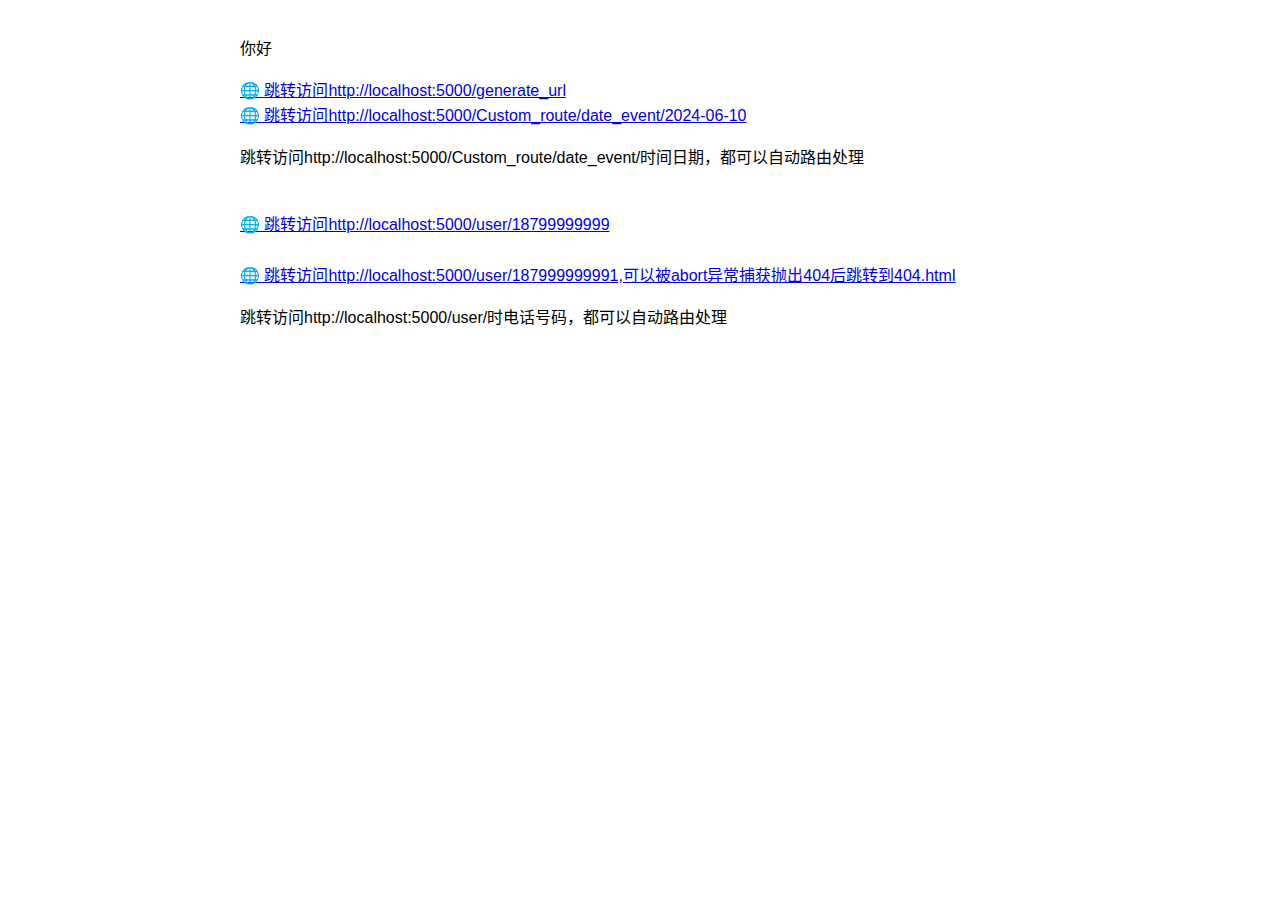
<file: templates/Custom_routing/index.html>
<!DOCTYPE html>
<html lang="zh-CN">
    <head>
        <meta charset="UTF-8">
        <meta name="viewport" content="width=device-width, initial-scale=1.0">
        <title>首页</title>
        <p>你好</p>
        <a href="http://localhost:5000/generate_url" class="nav-link">
                🌐 跳转访问http://localhost:5000/generate_url
        </a>
        <br>
        <a href="http://localhost:5000/Custom_route/date_event/2024-06-10" class="nav-link">
                🌐 跳转访问http://localhost:5000/Custom_route/date_event/2024-06-10
        </a>
        <br>
        <p>跳转访问http://localhost:5000/Custom_route/date_event/时间日期，都可以自动路由处理</p>
        <br>
        <a href="http://localhost:5000/user/18799999999" class="nav-link">
                🌐 跳转访问http://localhost:5000/user/18799999999
        </a>
        <br></br>
        <a href="http://localhost:5000/user/187999999991" class="nav-link">
                🌐 跳转访问http://localhost:5000/user/187999999991,可以被abort异常捕获抛出404后跳转到404.html
        </a>
        <p>跳转访问http://localhost:5000/user/时电话号码，都可以自动路由处理</p>
        <br>




        <style>
            body {
                font-family: Arial, sans-serif;
                max-width: 800px;
                margin: 0 auto;
                padding: 20px;
                line-height: 1.6;
            }
        </style>
        </meta>
        </meta>
    </head>

<head> 
</head>     
</html>
</file>
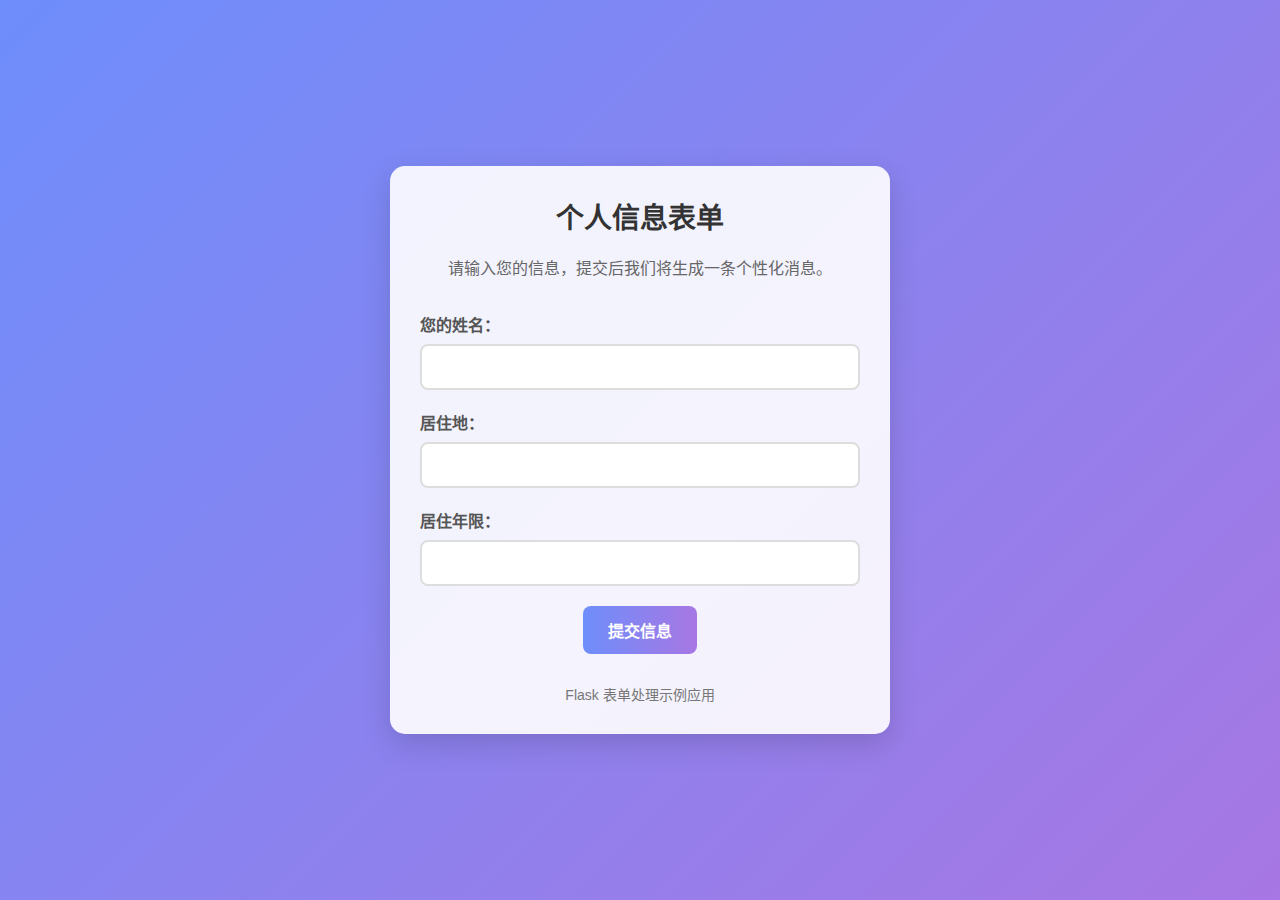
<file: templates/route_message_parameter/index.html>
<!DOCTYPE html>
<html lang="zh-CN">
<head>
    <meta charset="UTF-8">
    <meta name="viewport" content="width=device-width, initial-scale=1.0">
    <title>Flask 表单应用</title>
    <style>
        * {
            margin: 0;
            padding: 0;
            box-sizing: border-box;
            font-family: 'Microsoft YaHei', sans-serif;
        }
        
        body {
            background: linear-gradient(135deg, #6e8efb, #a777e3);
            min-height: 100vh;
            display: flex;
            justify-content: center;
            align-items: center;
            padding: 20px;
        }
        
        .container {
            background-color: rgba(255, 255, 255, 0.9);
            border-radius: 15px;
            box-shadow: 0 10px 30px rgba(0, 0, 0, 0.15);
            width: 100%;
            max-width: 500px;
            padding: 30px;
            text-align: center;
        }
        
        h1 {
            color: #333;
            margin-bottom: 20px;
            font-size: 28px;
        }
        
        .description {
            color: #666;
            margin-bottom: 30px;
            line-height: 1.6;
        }
        
        .form-group {
            margin-bottom: 20px;
            text-align: left;
        }
        
        label {
            display: block;
            margin-bottom: 8px;
            font-weight: bold;
            color: #555;
        }
        
        input {
            width: 100%;
            padding: 12px 15px;
            border: 2px solid #ddd;
            border-radius: 8px;
            font-size: 16px;
            transition: border-color 0.3s;
        }
        
        input:focus {
            border-color: #6e8efb;
            outline: none;
        }
        
        button {
            background: linear-gradient(to right, #6e8efb, #a777e3);
            color: white;
            border: none;
            padding: 12px 25px;
            border-radius: 8px;
            font-size: 16px;
            cursor: pointer;
            transition: transform 0.3s, box-shadow 0.3s;
            font-weight: bold;
        }
        
        button:hover {
            transform: translateY(-2px);
            box-shadow: 0 5px 15px rgba(0, 0, 0, 0.1);
        }
        
        .result {
            margin-top: 30px;
            padding: 20px;
            background-color: #f8f9fa;
            border-radius: 8px;
            display: none;
        }
        
        .result h3 {
            color: #333;
            margin-bottom: 10px;
        }
        
        .result p {
            color: #666;
            font-size: 18px;
            line-height: 1.5;
        }
        
        .error {
            color: #e74c3c;
            margin-top: 5px;
            display: none;
        }
        
        footer {
            margin-top: 30px;
            color: #777;
            font-size: 14px;
        }
    </style>
</head>
<body>
    <div class="container">
        <h1>个人信息表单</h1>
        <p class="description">请输入您的信息，提交后我们将生成一条个性化消息。</p>
        
        <form id="userForm">
            <div class="form-group">
                <label for="name">您的姓名：</label>
                <input type="text" id="name" name="name" required>
                <div class="error" id="nameError">请输入您的姓名</div>
            </div>
            
            <div class="form-group">
                <label for="location">居住地：</label>
                <input type="text" id="location" name="location" required>
                <div class="error" id="locationError">请输入您的居住地</div>
            </div>
            
            <div class="form-group">
                <label for="age">居住年限：</label>
                <input type="number" id="age" name="age" min="1" max="120" required>
                <div class="error" id="ageError">请输入有效的居住年限（1-120）</div>
            </div>
            
            <button type="submit">提交信息</button>
        </form>
        
        <div class="result" id="result">
            <h3>您的个性化消息：</h3>
            <p id="messageText"></p>
        </div>
        
        <footer>
            <p>Flask 表单处理示例应用</p>
        </footer>
    </div>

    <script>
        document.getElementById('userForm').addEventListener('submit', async function(e) {
            e.preventDefault();
            
            // 隐藏所有错误信息
            document.querySelectorAll('.error').forEach(el => {
                el.style.display = 'none';
            });
            
            // 获取表单值
            const name = document.getElementById('name').value.trim();
            const location = document.getElementById('location').value.trim();
            const age = document.getElementById('age').value.trim();
            
            // 简单验证
            let isValid = true;
            
            if (!name) {
                document.getElementById('nameError').style.display = 'block';
                isValid = false;
            }
            
            if (!location) {
                document.getElementById('locationError').style.display = 'block';
                isValid = false;
            }
            
            if (!age || age < 1 || age > 120) {
                document.getElementById('ageError').style.display = 'block';
                isValid = false;
            }
            
            if (!isValid) return;
            
            try {
                // 发送数据到服务器
                const response = await fetch('/route_message_parameter/message_form', {
                    method: 'POST',
                    headers: {
                        'Content-Type': 'application/x-www-form-urlencoded',
                    },
                    body: new URLSearchParams({
                        'name': name,
                        'location': location,
                        'age': age
                    })
                });
                
                if (response.ok) {
                    const message = await response.text();
                    document.getElementById('messageText').textContent = message;
                    document.getElementById('result').style.display = 'block';
                } else {
                    throw new Error('服务器返回错误');
                }
            } catch (error) {
                alert('提交失败，请稍后重试: ' + error.message);
            }
        });
    </script>
</body>
</html>
</file>
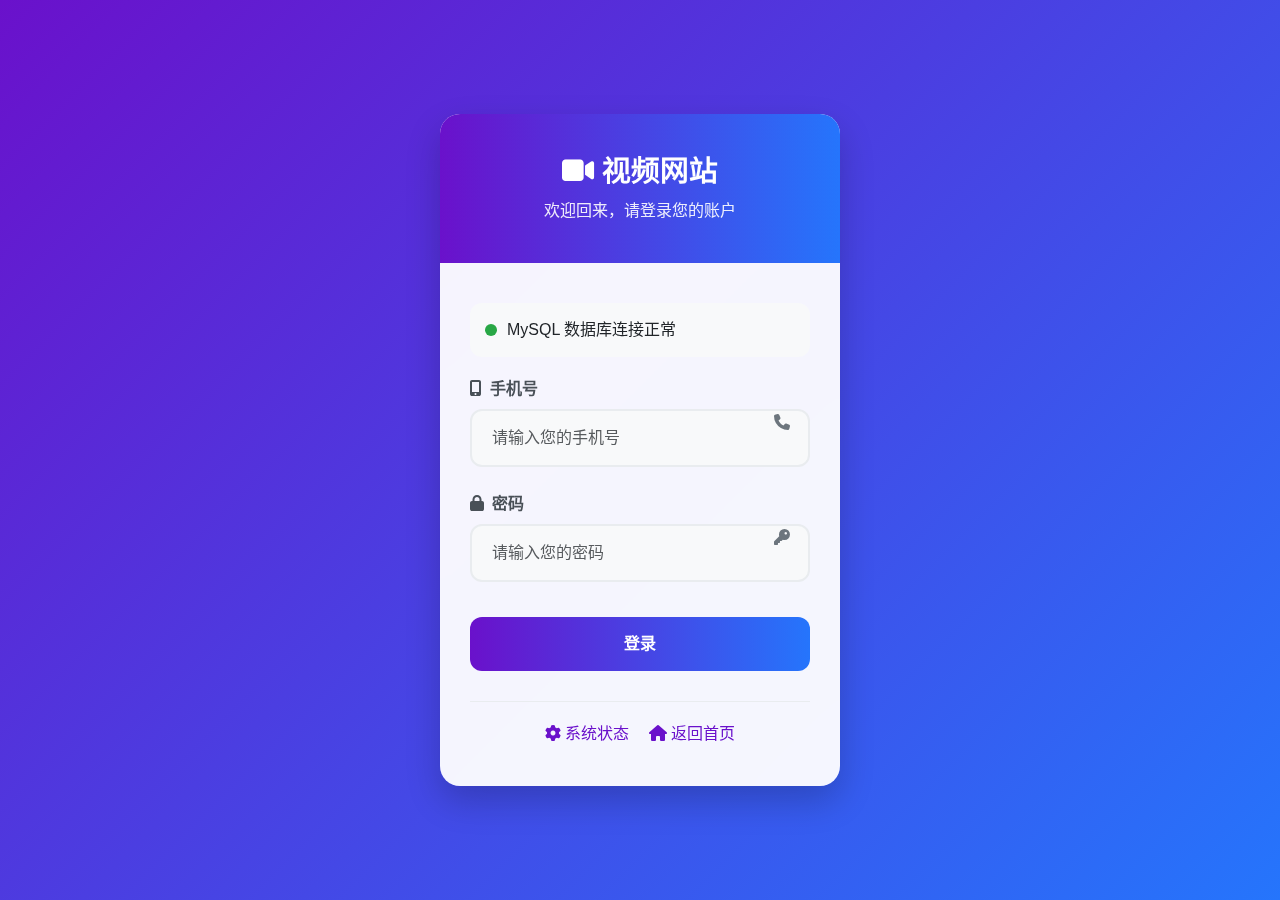
<file: api/templates/login_tmp.html>
<!DOCTYPE html>
<html lang="zh-CN">
<head>
    <meta charset="UTF-8">
    <meta name="viewport" content="width=device-width, initial-scale=1.0">
    <title>用户登录 - 视频网站</title>
    <link href="https://cdn.jsdelivr.net/npm/bootstrap@5.3.0/dist/css/bootstrap.min.css" rel="stylesheet">
    <link rel="stylesheet" href="https://cdnjs.cloudflare.com/ajax/libs/font-awesome/6.4.0/css/all.min.css">
    <style>
        :root {
            --primary-color: #6a11cb;
            --secondary-color: #2575fc;
        }
        
        body {
            background: linear-gradient(135deg, var(--primary-color) 0%, var(--secondary-color) 100%);
            min-height: 100vh;
            display: flex;
            align-items: center;
            justify-content: center;
            font-family: 'Segoe UI', Tahoma, Geneva, Verdana, sans-serif;
        }
        
        .login-container {
            background: rgba(255, 255, 255, 0.95);
            border-radius: 20px;
            box-shadow: 0 15px 35px rgba(0, 0, 0, 0.2);
            overflow: hidden;
            width: 100%;
            max-width: 400px;
            backdrop-filter: blur(10px);
        }
        
        .login-header {
            background: linear-gradient(to right, var(--primary-color), var(--secondary-color));
            color: white;
            padding: 40px 30px;
            text-align: center;
        }
        
        .login-header h2 {
            margin: 0;
            font-weight: 700;
            font-size: 1.8rem;
        }
        
        .login-header p {
            margin: 10px 0 0 0;
            opacity: 0.9;
        }
        
        .login-body {
            padding: 40px 30px;
        }
        
        .form-group {
            margin-bottom: 25px;
            position: relative;
        }
        
        .form-label {
            font-weight: 600;
            color: #495057;
            margin-bottom: 8px;
        }
        
        .form-control {
            border-radius: 12px;
            padding: 15px 20px;
            border: 2px solid #e9ecef;
            font-size: 16px;
            transition: all 0.3s;
            background: #f8f9fa;
        }
        
        .form-control:focus {
            border-color: var(--primary-color);
            box-shadow: 0 0 0 0.2rem rgba(106, 17, 203, 0.15);
            background: white;
        }
        
        .input-icon {
            position: absolute;
            right: 20px;
            top: 50%;
            transform: translateY(-50%);
            color: #6c757d;
        }
        
        .btn-login {
            background: linear-gradient(to right, var(--primary-color), var(--secondary-color));
            border: none;
            color: white;
            padding: 15px;
            border-radius: 12px;
            font-weight: 600;
            font-size: 16px;
            width: 100%;
            transition: all 0.3s;
            margin-top: 10px;
        }
        
        .btn-login:hover {
            transform: translateY(-2px);
            box-shadow: 0 8px 20px rgba(106, 17, 203, 0.3);
        }
        
        .btn-login:disabled {
            opacity: 0.7;
            transform: none;
        }
        
        .login-footer {
            text-align: center;
            margin-top: 30px;
            padding-top: 20px;
            border-top: 1px solid #e9ecef;
        }
        
        .login-footer a {
            color: var(--primary-color);
            text-decoration: none;
            font-weight: 500;
        }
        
        .login-footer a:hover {
            text-decoration: underline;
        }
        
        .alert {
            border-radius: 12px;
            border: none;
            padding: 15px 20px;
        }
        
        .status-indicator {
            display: flex;
            align-items: center;
            margin-bottom: 20px;
            padding: 15px;
            border-radius: 12px;
            background: #f8f9fa;
        }
        
        .status-dot {
            width: 12px;
            height: 12px;
            border-radius: 50%;
            margin-right: 10px;
        }
        
        .status-online {
            background-color: #28a745;
        }
        
        .status-offline {
            background-color: #dc3545;
        }
        
        .spinner-border {
            width: 1rem;
            height: 1rem;
            margin-right: 8px;
        }
    </style>
</head>
<body>
    <div class="login-container">
        <div class="login-header">
            <h2><i class="fas fa-video me-2"></i>视频网站</h2>
            <p>欢迎回来，请登录您的账户</p>
        </div>
        
        <div class="login-body">
            <!-- 连接状态指示器 -->
            <div class="status-indicator">
                <div class="status-dot status-online" id="mysql-status"></div>
                <span>MySQL 数据库连接正常</span>
            </div>
            
            <div id="alert-container"></div>
            
            <form id="login-form">
                <div class="form-group">
                    <label for="mobile" class="form-label">
                        <i class="fas fa-mobile-alt me-2"></i>手机号
                    </label>
                    <input type="text" class="form-control" id="mobile" name="mobile" 
                           placeholder="请输入您的手机号" required maxlength="11">
                    <i class="fas fa-phone input-icon"></i>
                </div>
                
                <div class="form-group">
                    <label for="password" class="form-label">
                        <i class="fas fa-lock me-2"></i>密码
                    </label>
                    <input type="password" class="form-control" id="password" name="password" 
                           placeholder="请输入您的密码" required minlength="6">
                    <i class="fas fa-key input-icon"></i>
                </div>
                
                <button type="submit" class="btn btn-login" id="login-btn">
                    <span class="spinner-border spinner-border-sm d-none" id="login-spinner"></span>
                    <span id="login-text">登录</span>
                </button>
            </form>
            
            <div class="login-footer">
                <a href="/login_page_abc" class="me-3">
                    <i class="fas fa-cog me-1"></i>系统状态
                </a>
                <a href="/">
                    <i class="fas fa-home me-1"></i>返回首页
                </a>
            </div>
        </div>
    </div>

    <script>
        document.addEventListener('DOMContentLoaded', function() {
            const loginForm = document.getElementById('login-form');
            const loginBtn = document.getElementById('login-btn');
            const loginSpinner = document.getElementById('login-spinner');
            const loginText = document.getElementById('login-text');
            const alertContainer = document.getElementById('alert-container');
            
            function showAlert(message, type) {
                const alertClass = {
                    'success': 'alert-success',
                    'error': 'alert-danger',
                    'warning': 'alert-warning'
                }[type] || 'alert-info';
                
                const alertHTML = `
                    <div class="alert ${alertClass} alert-dismissible fade show" role="alert">
                        <i class="fas ${type === 'success' ? 'fa-check-circle' : 'fa-exclamation-circle'} me-2"></i>
                        ${message}
                        <button type="button" class="btn-close" data-bs-dismiss="alert"></button>
                    </div>
                `;
                
                alertContainer.innerHTML = alertHTML;
                
                // 自动隐藏成功消息
                if (type === 'success') {
                    setTimeout(() => {
                        const alert = alertContainer.querySelector('.alert');
                        if (alert) {
                            alert.remove();
                        }
                    }, 3000);
                }
            }
            
            function setLoading(loading) {
                if (loading) {
                    loginSpinner.classList.remove('d-none');
                    loginText.textContent = '登录中...';
                    loginBtn.disabled = true;
                } else {
                    loginSpinner.classList.add('d-none');
                    loginText.textContent = '登录';
                    loginBtn.disabled = false;
                }
            }
            
            function validateForm(mobile, password) {
                const mobileRegex = /^1[3456789]\d{9}$/;
                
                if (!mobileRegex.test(mobile)) {
                    showAlert('请输入正确的手机号格式', 'error');
                    return false;
                }
                
                if (password.length < 6) {
                    showAlert('密码长度至少6位', 'error');
                    return false;
                }
                
                return true;
            }
            
            loginForm.addEventListener('submit', async function(e) {
                e.preventDefault();
                
                const mobile = document.getElementById('mobile').value.trim();
                const password = document.getElementById('password').value;
                
                if (!validateForm(mobile, password)) {
                    return;
                }
                
                setLoading(true);
                
                try {
                    const formData = new FormData();
                    formData.append('mobile', mobile);
                    formData.append('password', password);
                    
                    const response = await fetch('/auth/login', {
                        method: 'POST',
                        body: formData
                    });
                    
                    const data = await response.json();
                    
                    if (data.code === 200) {
                        showAlert('登录成功！', 'success');
                        
                        // 存储token到localStorage
                        if (data.data && data.data.token) {
                            localStorage.setItem('jwt_token', data.data.token);
                            localStorage.setItem('user_id', data.data.user_id);
                        }
                        
                        // 跳转到首页或其他页面
                        setTimeout(() => {
                            window.location.href = '/';
                        }, 1000);
                        
                    } else {
                        showAlert(data.msg || '登录失败', 'error');
                    }
                    
                } catch (error) {
                    console.error('登录请求失败:', error);
                    showAlert('网络请求失败，请检查网络连接', 'error');
                } finally {
                    setLoading(false);
                }
            });
            
            // 检查是否已登录
            function checkLoginStatus() {
                const token = localStorage.getItem('jwt_token');
                if (token) {
                    showAlert('检测到您已登录，正在跳转...', 'success');
                    setTimeout(() => {
                        window.location.href = '/';
                    }, 1500);
                }
            }
            
            // 页面加载时检查登录状态
            checkLoginStatus();
            
            // 实时验证手机号格式
            document.getElementById('mobile').addEventListener('input', function(e) {
                const mobile = e.target.value;
                const mobileRegex = /^1[3456789]\d{9}$/;
                
                if (mobile && !mobileRegex.test(mobile)) {
                    e.target.classList.add('is-invalid');
                } else {
                    e.target.classList.remove('is-invalid');
                }
            });
        });
    </script>
    
    <script src="https://cdn.jsdelivr.net/npm/bootstrap@5.3.0/dist/js/bootstrap.bundle.min.js"></script>
</body>
</html>
</file>
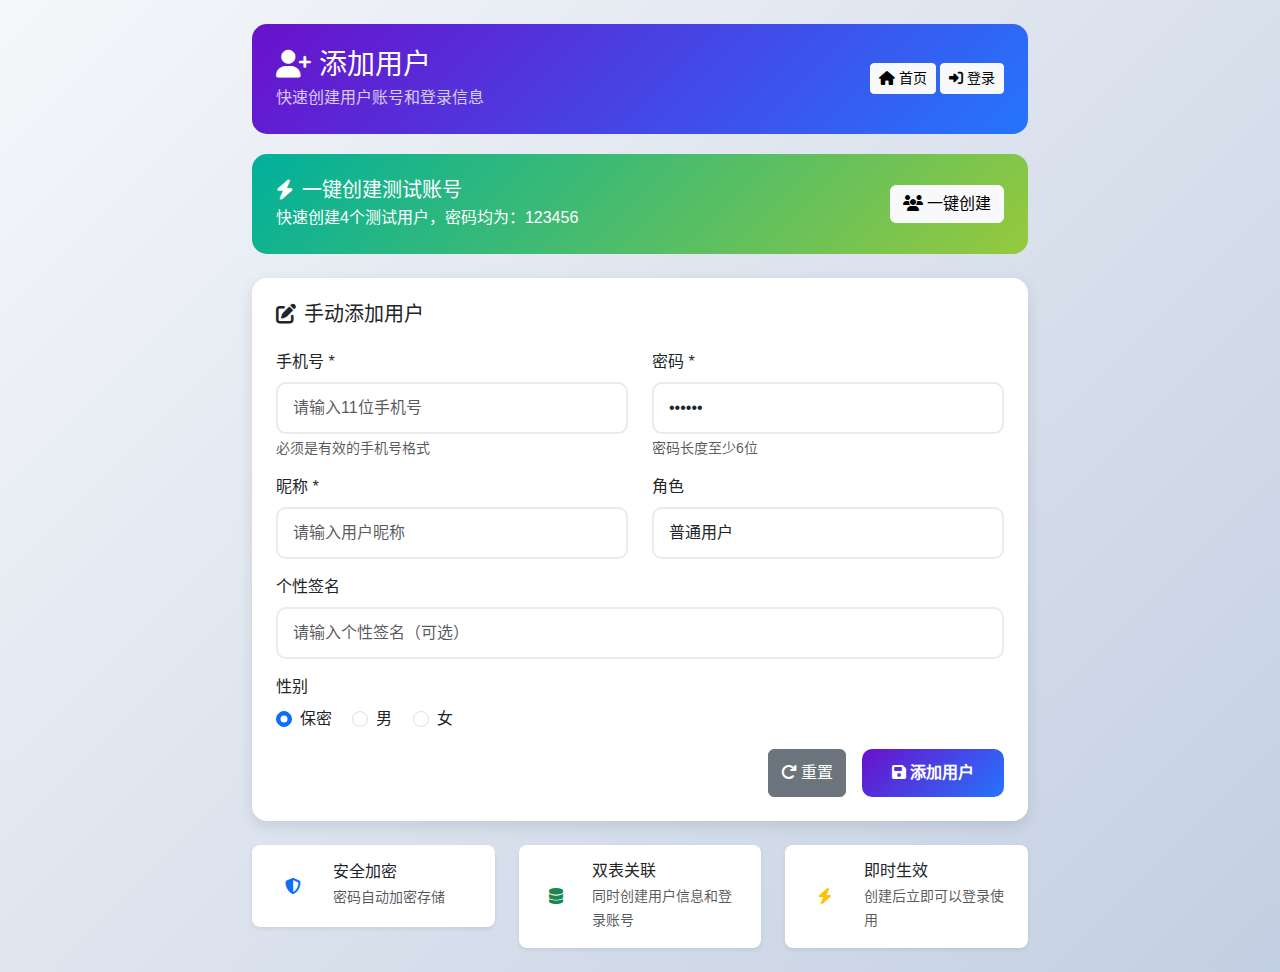
<file: api/templates/user_add.html>
<!DOCTYPE html>
<html lang="zh-CN">
<head>
    <meta charset="UTF-8">
    <meta name="viewport" content="width=device-width, initial-scale=1.0">
    <title>添加用户 - 视频网站</title>
    <link href="https://cdn.jsdelivr.net/npm/bootstrap@5.3.0/dist/css/bootstrap.min.css" rel="stylesheet">
    <link rel="stylesheet" href="https://cdnjs.cloudflare.com/ajax/libs/font-awesome/6.4.0/css/all.min.css">
    <style>
        :root {
            --primary-color: #6a11cb;
            --secondary-color: #2575fc;
        }
        
        body {
            background: linear-gradient(135deg, #f5f7fa 0%, #c3cfe2 100%);
            min-height: 100vh;
            font-family: 'Segoe UI', Tahoma, Geneva, Verdana, sans-serif;
        }
        
        .container {
            max-width: 800px;
        }
        
        .header-card {
            background: linear-gradient(135deg, var(--primary-color), var(--secondary-color));
            color: white;
            border-radius: 15px;
            margin-bottom: 20px;
        }
        
        .form-card {
            background: white;
            border-radius: 15px;
            box-shadow: 0 5px 15px rgba(0, 0, 0, 0.1);
            margin-bottom: 20px;
        }
        
        .btn-primary {
            background: linear-gradient(135deg, var(--primary-color), var(--secondary-color));
            border: none;
            border-radius: 10px;
            padding: 12px 30px;
            font-weight: 600;
        }
        
        .btn-success {
            border-radius: 10px;
            padding: 12px 30px;
            font-weight: 600;
        }
        
        .form-control {
            border-radius: 10px;
            padding: 12px 15px;
            border: 2px solid #e9ecef;
            transition: all 0.3s;
        }
        
        .form-control:focus {
            border-color: var(--primary-color);
            box-shadow: 0 0 0 0.2rem rgba(106, 17, 203, 0.15);
        }
        
        .test-accounts {
            background: linear-gradient(135deg, #00b09b, #96c93d);
            color: white;
            border-radius: 15px;
        }
        
        .result-alert {
            border-radius: 10px;
            border: none;
        }
        
        .feature-icon {
            width: 50px;
            height: 50px;
            background: rgba(255, 255, 255, 0.2);
            border-radius: 10px;
            display: flex;
            align-items: center;
            justify-content: center;
            margin-right: 15px;
        }
    </style>
</head>
<body>
    <div class="container py-4">
        <!-- 头部 -->
        <div class="header-card p-4">
            <div class="row align-items-center">
                <div class="col">
                    <h1 class="h3 mb-1">
                        <i class="fas fa-user-plus me-2"></i>添加用户
                    </h1>
                    <p class="mb-0 opacity-75">快速创建用户账号和登录信息</p>
                </div>
                <div class="col-auto">
                    <a href="/" class="btn btn-light btn-sm">
                        <i class="fas fa-home me-1"></i>首页
                    </a>
                    <a href="/login_tmp" class="btn btn-light btn-sm">
                        <i class="fas fa-sign-in-alt me-1"></i>登录
                    </a>
                </div>
            </div>
        </div>

        <!-- 快速创建区域 -->
        <div class="test-accounts p-4 mb-4">
            <div class="row align-items-center">
                <div class="col">
                    <h5 class="mb-1">
                        <i class="fas fa-bolt me-2"></i>一键创建测试账号
                    </h5>
                    <p class="mb-0 opacity-90">快速创建4个测试用户，密码均为：123456</p>
                </div>
                <div class="col-auto">
                    <button class="btn btn-light" onclick="createTestUsers()" id="test-btn">
                        <i class="fas fa-users me-1"></i>一键创建
                    </button>
                </div>
            </div>
        </div>

        <!-- 结果展示 -->
        <div id="result-container"></div>

        <!-- 手动添加表单 -->
        <div class="form-card p-4">
            <h5 class="mb-4">
                <i class="fas fa-edit me-2"></i>手动添加用户
            </h5>
            
            <form id="userForm">
                <div class="row">
                    <div class="col-md-6">
                        <div class="mb-3">
                            <label class="form-label">手机号 *</label>
                            <input type="text" name="mobile" class="form-control" 
                                   pattern="1[3456789]\d{9}" required 
                                   placeholder="请输入11位手机号">
                            <div class="form-text">必须是有效的手机号格式</div>
                        </div>
                    </div>
                    <div class="col-md-6">
                        <div class="mb-3">
                            <label class="form-label">密码 *</label>
                            <input type="password" name="password" class="form-control" 
                                   minlength="6" required value="123456">
                            <div class="form-text">密码长度至少6位</div>
                        </div>
                    </div>
                </div>
                
                <div class="row">
                    <div class="col-md-6">
                        <div class="mb-3">
                            <label class="form-label">昵称 *</label>
                            <input type="text" name="nickname" class="form-control" 
                                   required placeholder="请输入用户昵称">
                        </div>
                    </div>
                    <div class="col-md-6">
                        <div class="mb-3">
                            <label class="form-label">角色</label>
                            <select name="role_id" class="form-control">
                                <option value="1">普通用户</option>
                                <option value="2">管理员</option>
                            </select>
                        </div>
                    </div>
                </div>
                
                <div class="mb-3">
                    <label class="form-label">个性签名</label>
                    <input type="text" name="signature" class="form-control" 
                           placeholder="请输入个性签名（可选）">
                </div>
                
                <div class="mb-3">
                    <label class="form-label">性别</label>
                    <div>
                        <div class="form-check form-check-inline">
                            <input class="form-check-input" type="radio" name="sex" id="sex0" value="0" checked>
                            <label class="form-check-label" for="sex0">保密</label>
                        </div>
                        <div class="form-check form-check-inline">
                            <input class="form-check-input" type="radio" name="sex" id="sex1" value="1">
                            <label class="form-check-label" for="sex1">男</label>
                        </div>
                        <div class="form-check form-check-inline">
                            <input class="form-check-input" type="radio" name="sex" id="sex2" value="2">
                            <label class="form-check-label" for="sex2">女</label>
                        </div>
                    </div>
                </div>
                
                <div class="d-grid gap-2 d-md-flex justify-content-md-end">
                    <button type="reset" class="btn btn-secondary me-md-2">
                        <i class="fas fa-redo me-1"></i>重置
                    </button>
                    <button type="submit" class="btn btn-primary">
                        <i class="fas fa-save me-1"></i>添加用户
                    </button>
                </div>
            </form>
        </div>

        <!-- 功能特性 -->
        <div class="row mt-4">
            <div class="col-md-4">
                <div class="d-flex align-items-center p-3 bg-white rounded-3 shadow-sm">
                    <div class="feature-icon">
                        <i class="fas fa-shield-alt text-primary"></i>
                    </div>
                    <div>
                        <h6 class="mb-1">安全加密</h6>
                        <small class="text-muted">密码自动加密存储</small>
                    </div>
                </div>
            </div>
            <div class="col-md-4">
                <div class="d-flex align-items-center p-3 bg-white rounded-3 shadow-sm">
                    <div class="feature-icon">
                        <i class="fas fa-database text-success"></i>
                    </div>
                    <div>
                        <h6 class="mb-1">双表关联</h6>
                        <small class="text-muted">同时创建用户信息和登录账号</small>
                    </div>
                </div>
            </div>
            <div class="col-md-4">
                <div class="d-flex align-items-center p-3 bg-white rounded-3 shadow-sm">
                    <div class="feature-icon">
                        <i class="fas fa-bolt text-warning"></i>
                    </div>
                    <div>
                        <h6 class="mb-1">即时生效</h6>
                        <small class="text-muted">创建后立即可以登录使用</small>
                    </div>
                </div>
            </div>
        </div>
    </div>

    <script>
        // 显示结果
        function showResult(message, type) {
            const alertClass = {
                'success': 'alert-success',
                'error': 'alert-danger',
                'warning': 'alert-warning',
                'info': 'alert-info'
            }[type] || 'alert-info';
            
            const resultHTML = `
                <div class="alert ${alertClass} result-alert alert-dismissible fade show" role="alert">
                    <i class="fas ${type === 'success' ? 'fa-check-circle' : 'fa-exclamation-circle'} me-2"></i>
                    ${message}
                    <button type="button" class="btn-close" data-bs-dismiss="alert"></button>
                </div>
            `;
            
            document.getElementById('result-container').innerHTML = resultHTML;
        }

        // 一键创建测试用户
        async function createTestUsers() {
            const testBtn = document.getElementById('test-btn');
            const originalText = testBtn.innerHTML;
            
            testBtn.innerHTML = '<i class="fas fa-spinner fa-spin me-1"></i>创建中...';
            testBtn.disabled = true;
            
            try {
                const response = await fetch('/add_user');
                const text = await response.text();
                
                // 简单解析结果
                if (text.includes('成功创建') || text.includes('✅')) {
                    showResult('测试账号创建成功！可以使用手机号 13888888888/13999999999/13777777777/13666666666 登录，密码：123456', 'success');
                } else {
                    showResult('创建失败：' + text, 'error');
                }
            } catch (error) {
                showResult('网络请求失败：' + error.message, 'error');
            } finally {
                testBtn.innerHTML = originalText;
                testBtn.disabled = false;
            }
        }

        // 手动添加用户
        document.getElementById('userForm').addEventListener('submit', async function(e) {
            e.preventDefault();
            
            const formData = new FormData(this);
            const data = {
                mobile: formData.get('mobile'),
                password: formData.get('password'),
                nickname: formData.get('nickname'),
                signature: formData.get('signature'),
                sex: formData.get('sex'),
                role_id: parseInt(formData.get('role_id'))
            };
            
            // 验证手机号格式
            const mobileRegex = /^1[3456789]\d{9}$/;
            if (!mobileRegex.test(data.mobile)) {
                showResult('请输入正确的手机号格式', 'error');
                return;
            }
            
            try {
                const response = await fetch('/add_user_manual', {
                    method: 'POST',
                    headers: {
                        'Content-Type': 'application/x-www-form-urlencoded',
                    },
                    body: new URLSearchParams(data)
                });
                
                const result = await response.text();
                
                if (result.includes('✅') || result.includes('成功')) {
                    showResult(`用户添加成功！手机号：${data.mobile}，密码：${data.password}`, 'success');
                    this.reset(); // 重置表单
                } else {
                    showResult('添加失败：' + result, 'error');
                }
            } catch (error) {
                showResult('网络请求失败：' + error.message, 'error');
            }
        });

        // 实时验证手机号格式
        document.querySelector('input[name="mobile"]').addEventListener('input', function(e) {
            const mobile = e.target.value;
            const mobileRegex = /^1[3456789]\d{9}$/;
            
            if (mobile && !mobileRegex.test(mobile)) {
                e.target.classList.add('is-invalid');
            } else {
                e.target.classList.remove('is-invalid');
            }
        });
    </script>

    <script src="https://cdn.jsdelivr.net/npm/bootstrap@5.3.0/dist/js/bootstrap.bundle.min.js"></script>
</body>
</html>
</file>
